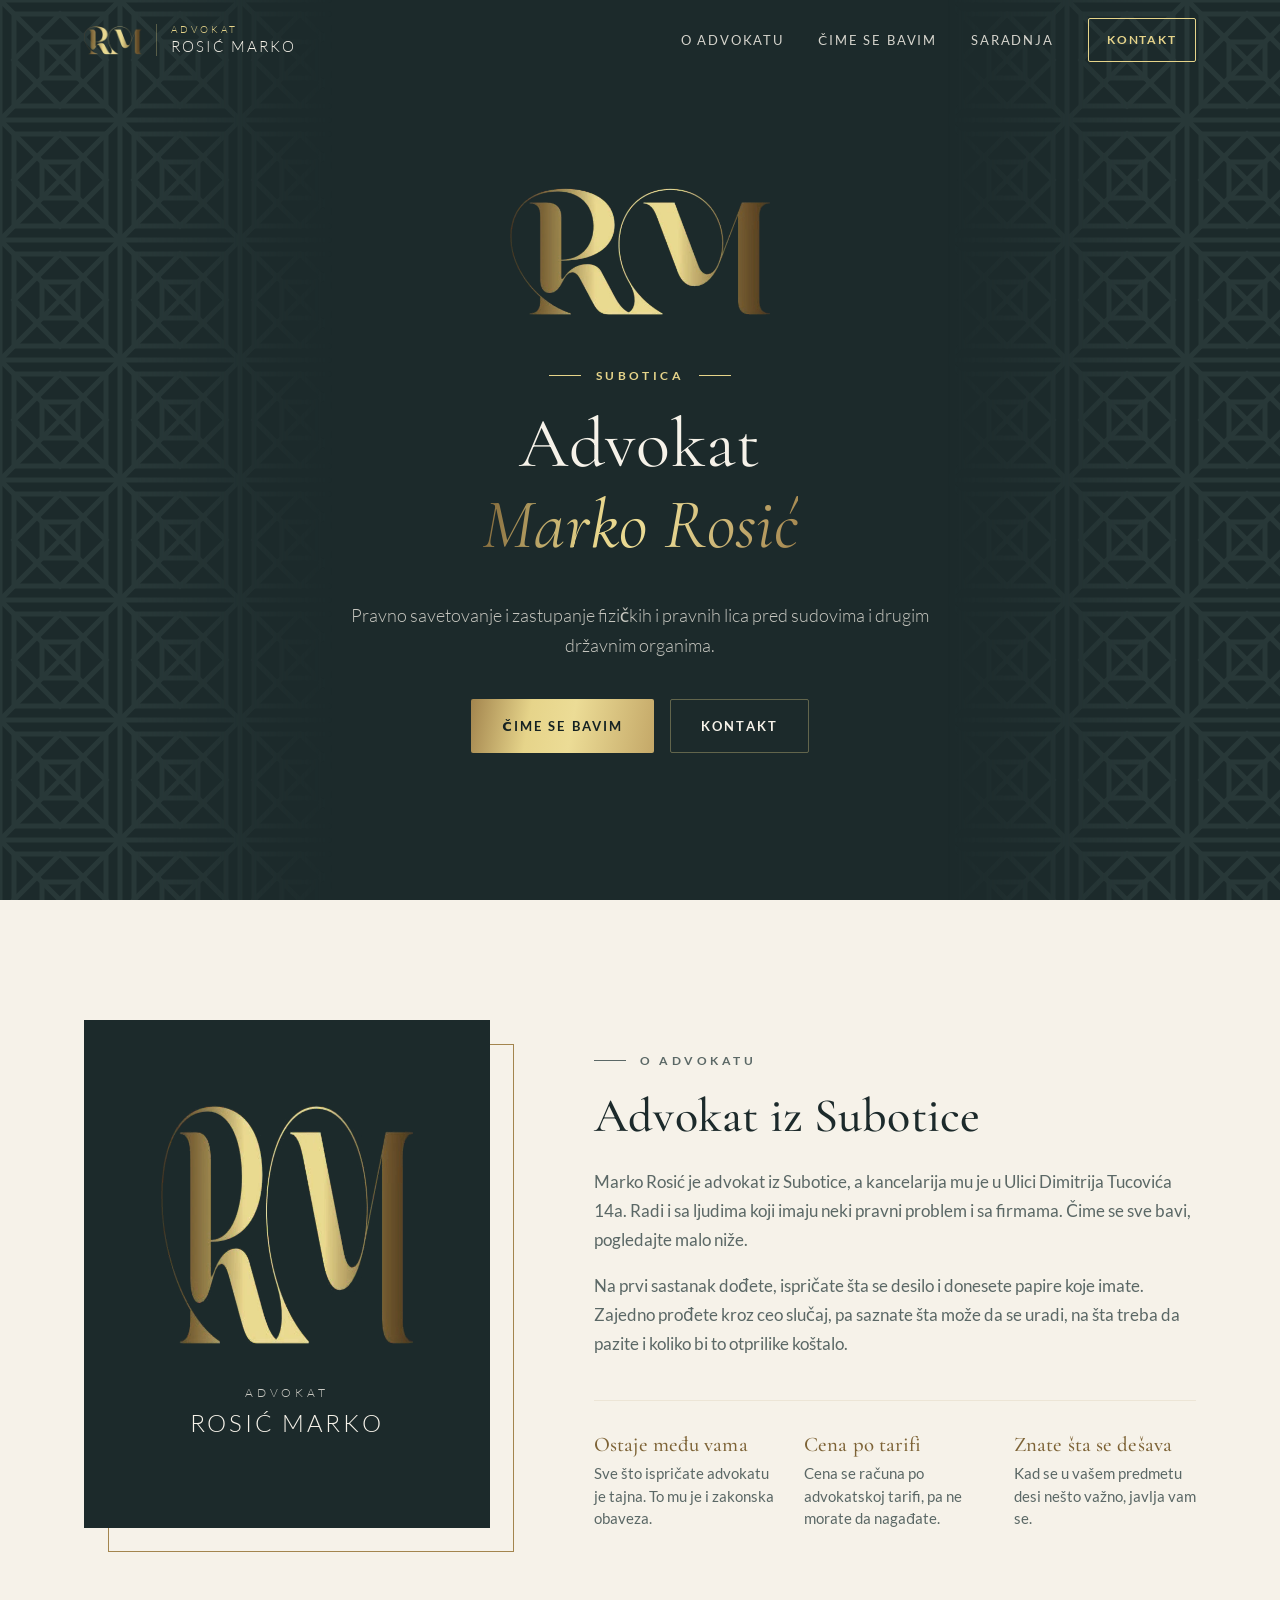
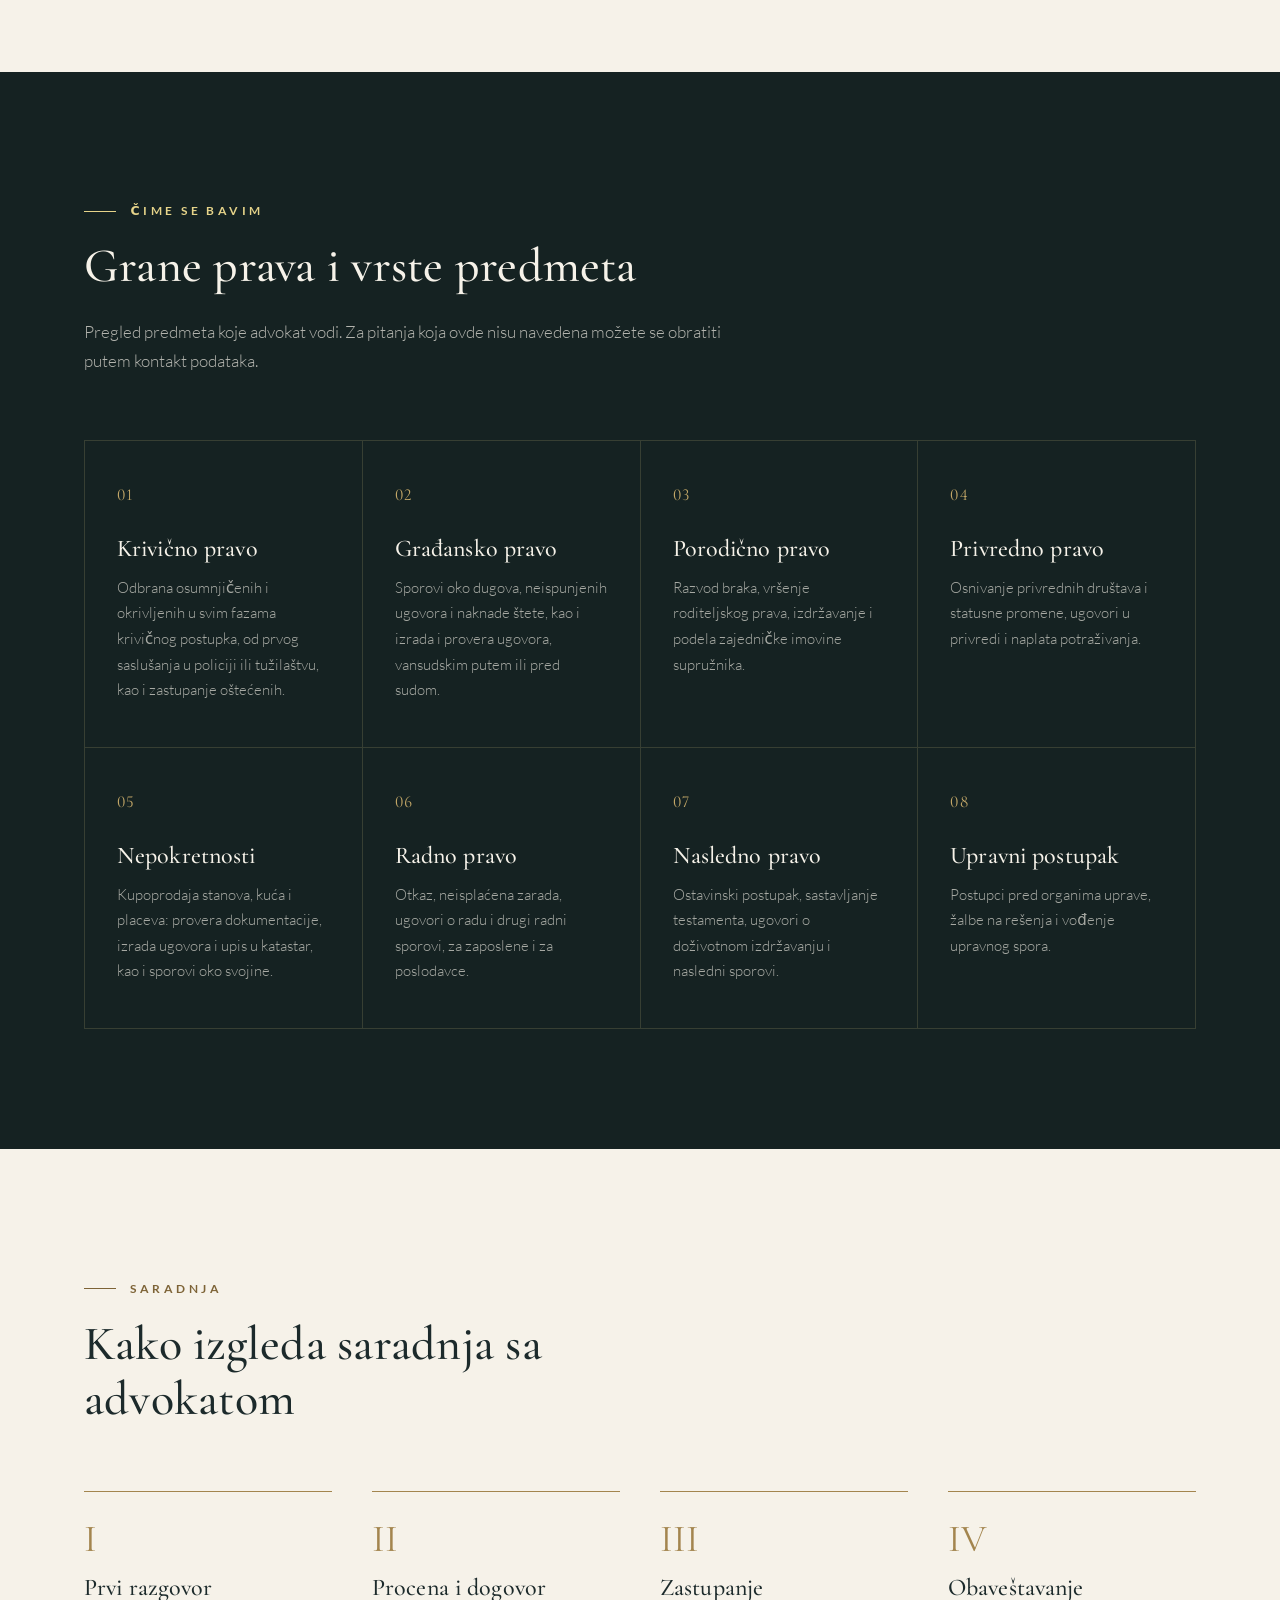
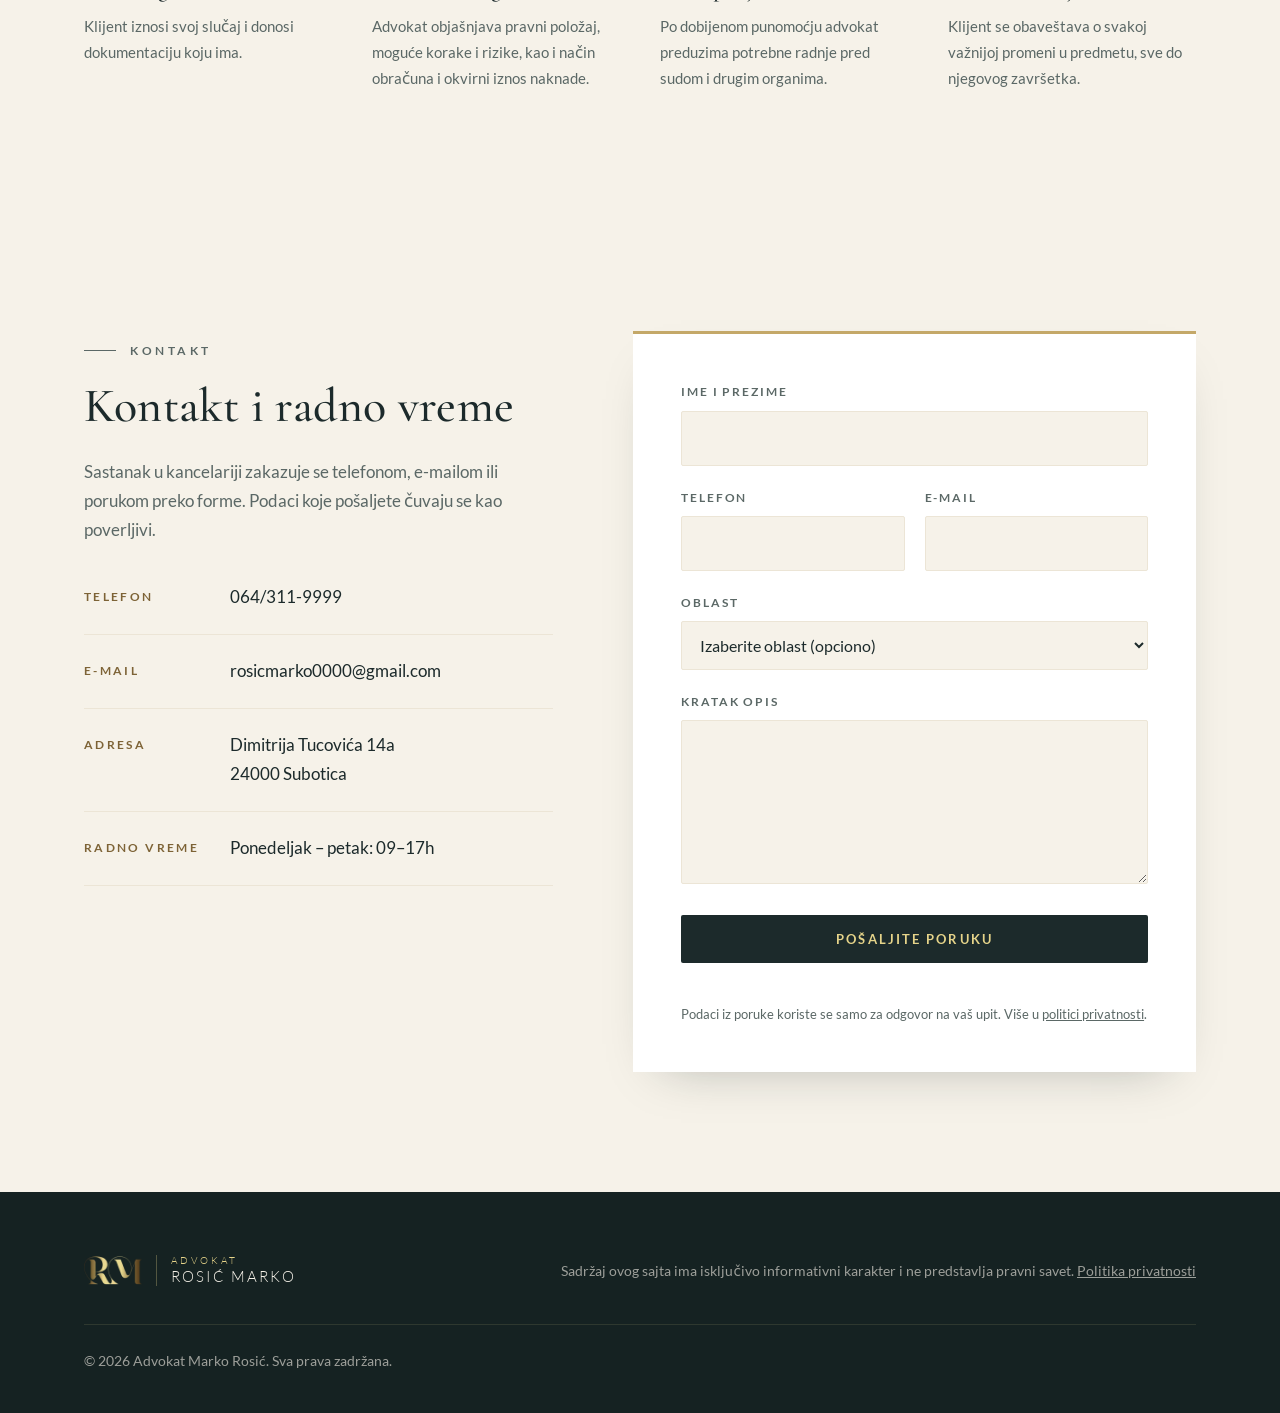
<file: index.html>
<!doctype html>
<html lang="sr-Latn">
<head>
  <meta charset="utf-8">
  <meta name="viewport" content="width=device-width, initial-scale=1">
  <title>Advokat Marko Rosić</title>
  <meta name="description" content="Advokat Marko Rosić, Subotica. Pravno savetovanje i zastupanje fizičkih i pravnih lica. Dimitrija Tucovića 14a, tel. 064/311-9999.">
  <meta name="theme-color" content="#1c2a2b">
  <link rel="canonical" href="https://sanel-osmancevic.github.io/advokat-rosic/">

  <!-- Ikonice -->
  <link rel="icon" href="favicon.ico" sizes="any">
  <link rel="icon" type="image/png" sizes="32x32" href="assets/favicon-32.png">
  <link rel="apple-touch-icon" href="assets/apple-touch-icon.png">
  <link rel="manifest" href="site.webmanifest">

  <!-- Prikaz linka u Viberu, WhatsApp-u, Facebook-u -->
  <meta property="og:type" content="website">
  <meta property="og:locale" content="sr_RS">
  <meta property="og:site_name" content="Advokat Marko Rosić">
  <meta property="og:title" content="Advokat Marko Rosić – Subotica">
  <meta property="og:description" content="Pravno savetovanje i zastupanje fizičkih i pravnih lica. Dimitrija Tucovića 14a, Subotica.">
  <meta property="og:url" content="https://sanel-osmancevic.github.io/advokat-rosic/">
  <meta property="og:image" content="https://sanel-osmancevic.github.io/advokat-rosic/assets/og-image.jpg">
  <meta property="og:image:width" content="1200">
  <meta property="og:image:height" content="630">
  <meta property="og:image:alt" content="Logo: Advokat Rosić Marko">
  <meta name="twitter:card" content="summary_large_image">

  <!-- Fontovi su na samom sajtu (assets/fonts), bez učitavanja sa Google servera -->
  <link rel="preload" href="assets/fonts/lato-400-latin.woff2" as="font" type="font/woff2" crossorigin>
  <link rel="preload" href="assets/fonts/cormorant-garamond-normal-latin.woff2" as="font" type="font/woff2" crossorigin>
  <link rel="stylesheet" href="styles.css?v=11">
  <!-- Podaci o kancelariji za Google -->
  <script type="application/ld+json">
  {
    "@context": "https://schema.org",
    "@type": "Attorney",
    "name": "Advokat Marko Rosić",
    "url": "https://sanel-osmancevic.github.io/advokat-rosic/",
    "image": "https://sanel-osmancevic.github.io/advokat-rosic/assets/og-image.jpg",
    "logo": "https://sanel-osmancevic.github.io/advokat-rosic/assets/icon-512.png",
    "telephone": "+381643119999",
    "email": "rosicmarko0000@gmail.com",
    "address": {
      "@type": "PostalAddress",
      "streetAddress": "Dimitrija Tucovića 14a",
      "postalCode": "24000",
      "addressLocality": "Subotica",
      "addressCountry": "RS"
    },
    "areaServed": { "@type": "City", "name": "Subotica" },
    "openingHoursSpecification": [{
      "@type": "OpeningHoursSpecification",
      "dayOfWeek": ["Monday", "Tuesday", "Wednesday", "Thursday", "Friday"],
      "opens": "09:00",
      "closes": "17:00"
    }],
    "knowsAbout": ["Krivično pravo", "Građansko pravo", "Porodično pravo", "Privredno pravo", "Nepokretnosti", "Radno pravo", "Nasledno pravo", "Upravni postupak"]
  }
  </script>
</head>
<body>
  <a class="skip-link" href="#main">Preskoči na sadržaj</a>

  <!-- Navigacija -->
  <header class="nav" id="nav">
    <div class="container nav__inner">
      <a href="#pocetna" class="nav__brand" aria-label="Advokat Marko Rosić – početna">
        <img src="assets/monogram-small.webp" alt="" width="58" height="29">
        <span class="nav__brand-text">
          <small>Advokat</small>
          Rosić Marko
        </span>
      </a>
      <button class="nav__toggle" id="navToggle" aria-label="Otvori meni" aria-expanded="false" aria-controls="navMenu">
        <span></span><span></span>
      </button>
      <nav class="nav__menu" id="navMenu">
        <a href="#o-advokatu">O advokatu</a>
        <a href="#cime-se-bavim">Čime se bavim</a>
        <a href="#saradnja">Saradnja</a>
        <a href="#kontakt" class="btn btn--outline btn--sm">Kontakt</a>
      </nav>
    </div>
  </header>

  <main id="main" tabindex="-1">

  <!-- Početni ekran -->
  <section class="hero" id="pocetna">
    <div class="hero__pattern hero__pattern--left" aria-hidden="true"></div>
    <div class="hero__pattern hero__pattern--right" aria-hidden="true"></div>
    <div class="container hero__inner">
      <img class="hero__logo" src="assets/monogram.webp" fetchpriority="high" alt="RM monogram" width="491" height="247">
      <p class="eyebrow">Subotica</p>
      <h1>Advokat<br><em>Marko Rosić</em></h1>
      <p class="hero__lead">Pravno savetovanje i zastupanje fizičkih i pravnih lica pred sudovima i drugim državnim organima.</p>
      <div class="hero__actions">
        <a href="#cime-se-bavim" class="btn btn--gold">Čime se bavim</a>
        <a href="#kontakt" class="btn btn--ghost">Kontakt</a>
      </div>
    </div>
  </section>

  <!-- O advokatu -->
  <section class="section section--light" id="o-advokatu">
    <div class="container about">
      <div class="about__visual" aria-hidden="true">
        <div class="about__frame">
          <img src="assets/monogram.webp" alt="" loading="lazy" width="491" height="247">
          <span>Advokat</span>
          <strong>Rosić Marko</strong>
        </div>
      </div>
      <div class="about__text">
        <p class="eyebrow eyebrow--dark">O advokatu</p>
        <h2>Advokat iz Subotice</h2>
        <p>Marko Rosić je advokat iz Subotice, a kancelarija mu je u Ulici Dimitrija Tucovića 14a. Radi i sa ljudima koji imaju neki pravni problem i sa firmama. Čime se sve bavi, pogledajte malo niže.</p>
        <!-- Ovde mogu da se dodaju osnovni podaci o školovanju, stručnom usavršavanju, objavljenim radovima i stranim jezicima (dozvoljeno pravilom 17.3 Kodeksa profesionalne etike advokata). -->
        <p>Na prvi sastanak dođete, ispričate šta se desilo i donesete papire koje imate. Zajedno prođete kroz ceo slučaj, pa saznate šta može da se uradi, na šta treba da pazite i koliko bi to otprilike koštalo.</p>
        <ul class="values">
          <li>
            <h3>Ostaje među vama</h3>
            <p>Sve što ispričate advokatu je tajna. To mu je i zakonska obaveza.</p>
          </li>
          <li>
            <h3>Cena po tarifi</h3>
            <p>Cena se računa po advokatskoj tarifi, pa ne morate da nagađate.</p>
          </li>
          <li>
            <h3>Znate šta se dešava</h3>
            <p>Kad se u vašem predmetu desi nešto važno, javlja vam se.</p>
          </li>
        </ul>
      </div>
    </div>
  </section>

  <!-- Čime se bavim -->
  <section class="section section--dark" id="cime-se-bavim">
    <div class="container">
      <div class="section__head">
        <p class="eyebrow">Čime se bavim</p>
        <h2>Grane prava i vrste predmeta</h2>
        <p>Pregled predmeta koje advokat vodi. Za pitanja koja ovde nisu navedena možete se obratiti putem kontakt podataka.</p>
      </div>

      <div class="practice">
        <article class="practice__item">
          <span class="practice__num">01</span>
          <h3>Krivično pravo</h3>
          <p>Odbrana osumnjičenih i okrivljenih u svim fazama krivičnog postupka, od prvog saslušanja u policiji ili tužilaštvu, kao i zastupanje oštećenih.</p>
        </article>
        <article class="practice__item">
          <span class="practice__num">02</span>
          <h3>Građansko pravo</h3>
          <p>Sporovi oko dugova, neispunjenih ugovora i naknade štete, kao i izrada i provera ugovora, vansudskim putem ili pred sudom.</p>
        </article>
        <article class="practice__item">
          <span class="practice__num">03</span>
          <h3>Porodično pravo</h3>
          <p>Razvod braka, vršenje roditeljskog prava, izdržavanje i podela zajedničke imovine supružnika.</p>
        </article>
        <article class="practice__item">
          <span class="practice__num">04</span>
          <h3>Privredno pravo</h3>
          <p>Osnivanje privrednih društava i statusne promene, ugovori u privredi i naplata potraživanja.</p>
        </article>
        <article class="practice__item">
          <span class="practice__num">05</span>
          <h3>Nepokretnosti</h3>
          <p>Kupoprodaja stanova, kuća i placeva: provera dokumentacije, izrada ugovora i upis u katastar, kao i sporovi oko svojine.</p>
        </article>
        <article class="practice__item">
          <span class="practice__num">06</span>
          <h3>Radno pravo</h3>
          <p>Otkaz, neisplaćena zarada, ugovori o radu i drugi radni sporovi, za zaposlene i za poslodavce.</p>
        </article>
        <article class="practice__item">
          <span class="practice__num">07</span>
          <h3>Nasledno pravo</h3>
          <p>Ostavinski postupak, sastavljanje testamenta, ugovori o doživotnom izdržavanju i nasledni sporovi.</p>
        </article>
        <article class="practice__item">
          <span class="practice__num">08</span>
          <h3>Upravni postupak</h3>
          <p>Postupci pred organima uprave, žalbe na rešenja i vođenje upravnog spora.</p>
        </article>
      </div>
    </div>
  </section>

  <!-- Saradnja -->
  <section class="section section--light" id="saradnja">
    <div class="container">
      <div class="section__head section__head--dark">
        <p class="eyebrow eyebrow--dark">Saradnja</p>
        <h2>Kako izgleda saradnja sa advokatom</h2>
      </div>
      <ol class="steps">
        <li>
          <span class="steps__num">I</span>
          <h3>Prvi razgovor</h3>
          <p>Klijent iznosi svoj slučaj i donosi dokumentaciju koju ima.</p>
        </li>
        <li>
          <span class="steps__num">II</span>
          <h3>Procena i dogovor</h3>
          <p>Advokat objašnjava pravni položaj, moguće korake i rizike, kao i način obračuna i okvirni iznos naknade.</p>
        </li>
        <li>
          <span class="steps__num">III</span>
          <h3>Zastupanje</h3>
          <p>Po dobijenom punomoćju advokat preduzima potrebne radnje pred sudom i drugim organima.</p>
        </li>
        <li>
          <span class="steps__num">IV</span>
          <h3>Obaveštavanje</h3>
          <p>Klijent se obaveštava o svakoj važnijoj promeni u predmetu, sve do njegovog završetka.</p>
        </li>
      </ol>
    </div>
  </section>

  <!-- Kontakt -->
  <section class="section section--light" id="kontakt">
    <div class="container contact">
      <div class="contact__info">
        <p class="eyebrow eyebrow--dark">Kontakt</p>
        <h2>Kontakt i radno vreme</h2>
        <p>Sastanak u kancelariji zakazuje se telefonom, e-mailom ili porukom preko forme. Podaci koje pošaljete čuvaju se kao poverljivi.</p>

        <dl class="contact__list">
          <div>
            <dt>Telefon</dt>
            <dd><a href="tel:+381643119999">064/311-9999</a></dd>
          </div>
          <div>
            <dt>E-mail</dt>
            <dd><a href="mailto:rosicmarko0000@gmail.com">rosicmarko0000@gmail.com</a></dd>
          </div>
          <div>
            <dt>Adresa</dt>
            <dd><a href="https://www.google.com/maps/search/?api=1&amp;query=Dimitrija+Tucovi%C4%87a+14a+24000+Subotica" target="_blank" rel="noopener">Dimitrija Tucovića 14a<br>24000 Subotica</a></dd>
          </div>
          <div>
            <dt>Radno vreme</dt>
            <dd>Ponedeljak – petak: 09–17h</dd>
          </div>
        </dl>
      </div>

      <form class="contact__form" id="contactForm" novalidate>
        <div class="field">
          <label for="ime">Ime i prezime</label>
          <input id="ime" name="ime" type="text" autocomplete="name" required>
        </div>
        <div class="field-row">
          <div class="field">
            <label for="telefon">Telefon</label>
            <input id="telefon" name="telefon" type="tel" autocomplete="tel">
          </div>
          <div class="field">
            <label for="email">E-mail</label>
            <input id="email" name="email" type="email" autocomplete="email" required>
          </div>
        </div>
        <div class="field">
          <label for="oblast">Oblast</label>
          <select id="oblast" name="oblast">
            <option value="">Izaberite oblast (opciono)</option>
            <option>Krivično pravo</option>
            <option>Građansko pravo</option>
            <option>Porodično pravo</option>
            <option>Privredno pravo</option>
            <option>Nepokretnosti</option>
            <option>Radno pravo</option>
            <option>Nasledno pravo</option>
            <option>Upravni postupak</option>
            <option>Drugo</option>
          </select>
        </div>
        <div class="field">
          <label for="poruka">Kratak opis</label>
          <textarea id="poruka" name="poruka" rows="5" maxlength="1500" required></textarea>
        </div>
        <button type="submit" class="btn btn--dark">Pošaljite poruku</button>
        <p class="form__note" id="formNote" role="status"></p>
        <p class="form__privacy">Podaci iz poruke koriste se samo za odgovor na vaš upit. Više u <a href="privatnost.html">politici privatnosti</a>.</p>
      </form>
    </div>
  </section>

  </main>

  <!-- Footer -->
  <footer class="footer">
    <div class="container footer__inner">
      <a href="#pocetna" class="nav__brand">
        <img src="assets/monogram-small.webp" alt="" width="58" height="29">
        <span class="nav__brand-text">
          <small>Advokat</small>
          Rosić Marko
        </span>
      </a>
      <p class="footer__note">Sadržaj ovog sajta ima isključivo informativni karakter i ne predstavlja pravni savet. <a href="privatnost.html">Politika privatnosti</a></p>
      <p class="footer__copy">© <span id="year">2026</span> Advokat Marko Rosić. Sva prava zadržana.</p>
    </div>
  </footer>

  <!-- Dugme za poziv (samo na telefonu) -->
  <a href="tel:+381643119999" class="call-btn" id="callBtn" aria-label="Poziv: 064/311-9999" title="064/311-9999">
    <svg viewBox="0 0 24 24" width="26" height="26" aria-hidden="true" focusable="false">
      <path fill="currentColor" d="M6.62 10.79a15.05 15.05 0 0 0 6.59 6.59l2.2-2.2a1 1 0 0 1 1.02-.24 11.4 11.4 0 0 0 3.57.57 1 1 0 0 1 1 1V20a1 1 0 0 1-1 1A17 17 0 0 1 3 4a1 1 0 0 1 1-1h3.5a1 1 0 0 1 1 1c0 1.25.2 2.45.57 3.57a1 1 0 0 1-.25 1.02l-2.2 2.2Z"/>
    </svg>
  </a>

  <script src="script.js?v=6"></script>
</body>
</html>
</file>
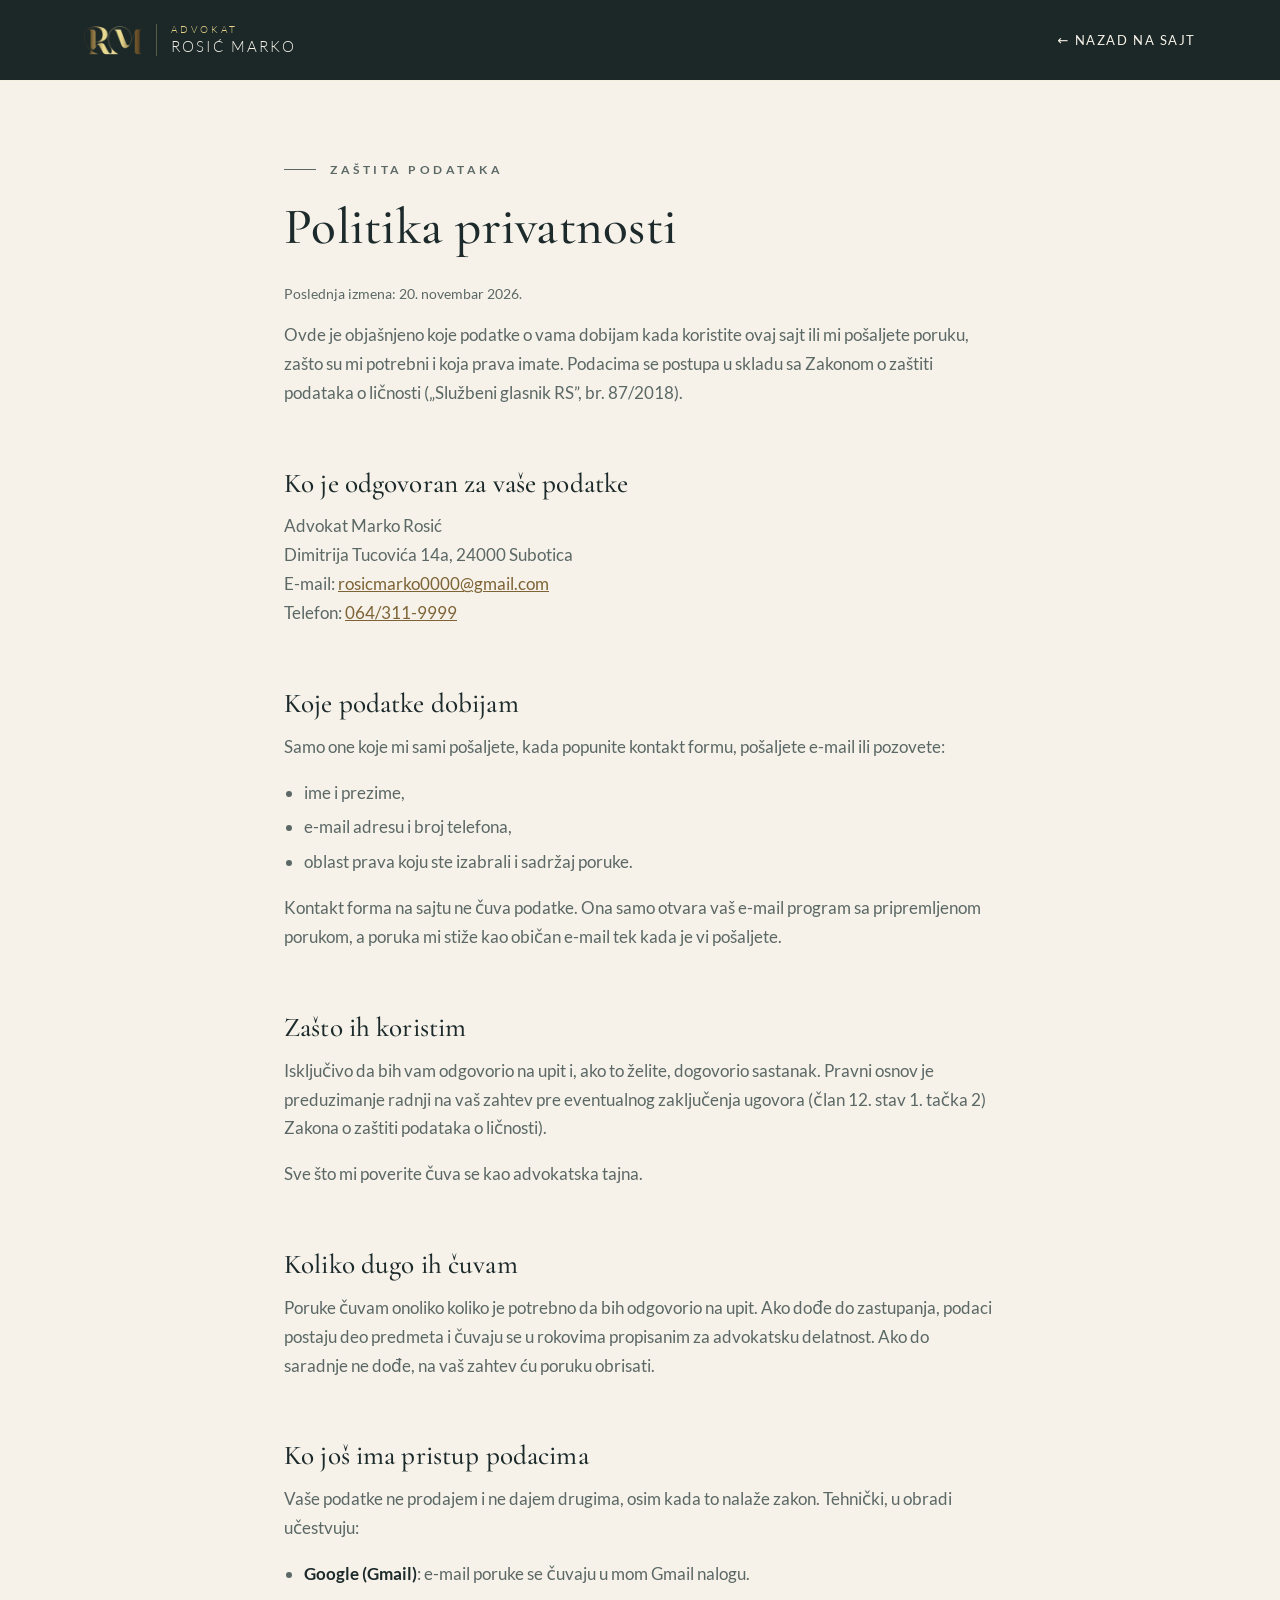
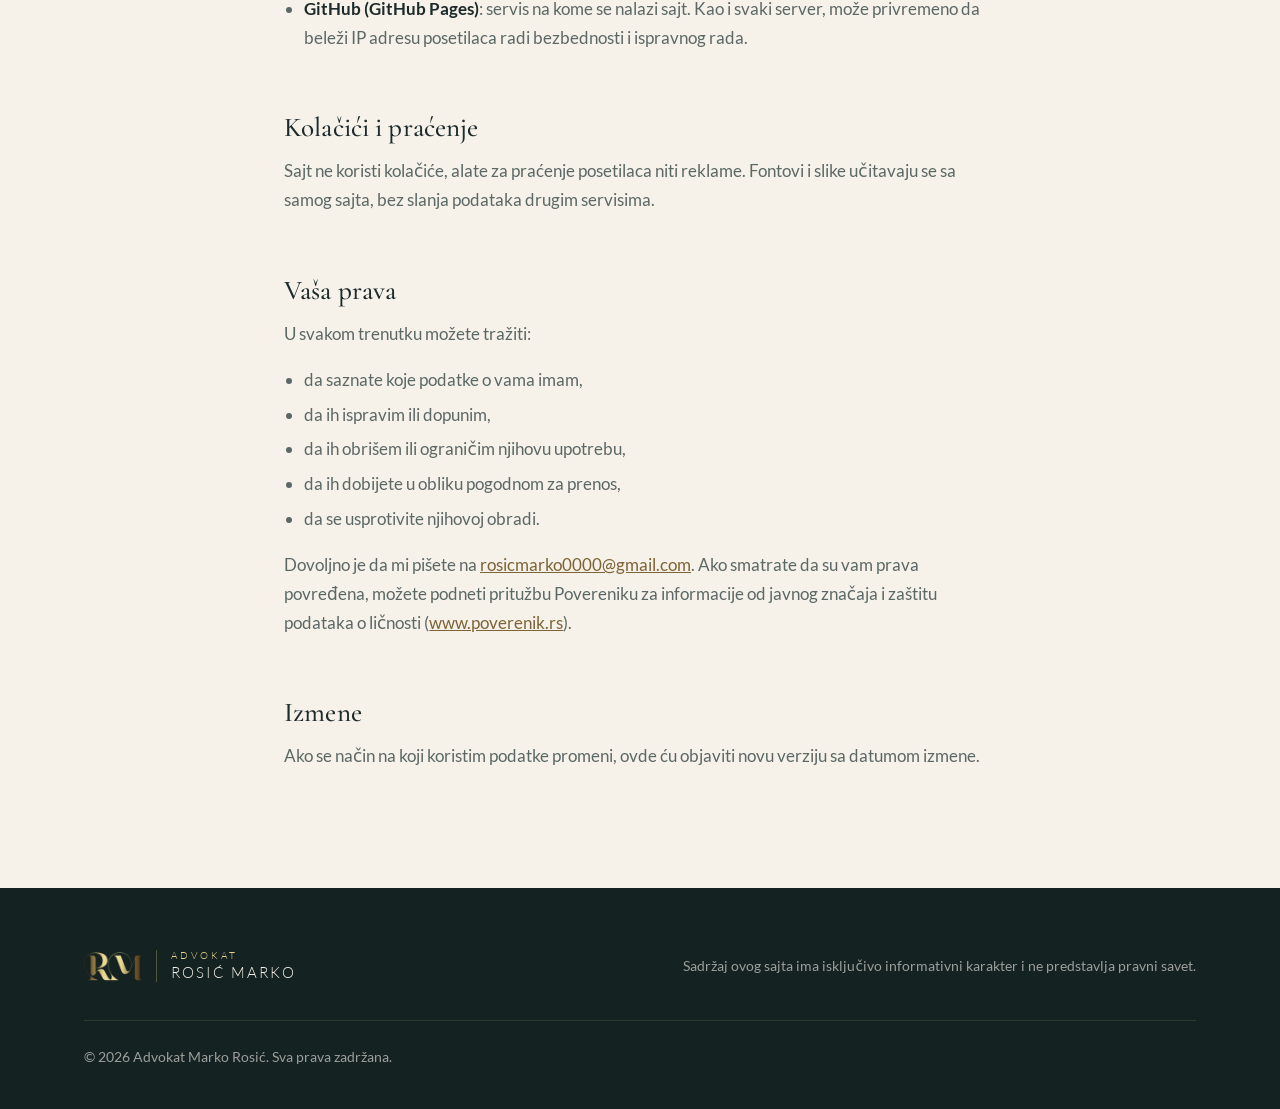
<file: privatnost.html>
<!doctype html>
<html lang="sr-Latn">
<head>
  <meta charset="utf-8">
  <meta name="viewport" content="width=device-width, initial-scale=1">
  <title>Politika privatnosti – Advokat Marko Rosić</title>
  <meta name="description" content="Kako advokat Marko Rosić prikuplja i koristi podatke o ličnosti posetilaca sajta.">
  <meta name="theme-color" content="#1c2a2b">
  <link rel="canonical" href="https://sanel-osmancevic.github.io/advokat-rosic/privatnost.html">
  <link rel="icon" href="favicon.ico" sizes="any">
  <link rel="icon" type="image/png" sizes="32x32" href="assets/favicon-32.png">
  <link rel="apple-touch-icon" href="assets/apple-touch-icon.png">
  <link rel="manifest" href="site.webmanifest">
  <link rel="preload" href="assets/fonts/lato-400-latin.woff2" as="font" type="font/woff2" crossorigin>
  <link rel="stylesheet" href="styles.css?v=11">
</head>
<body>
  <a class="skip-link" href="#main">Preskoči na sadržaj</a>

  <header class="nav is-scrolled">
    <div class="container nav__inner">
      <a href="./" class="nav__brand" aria-label="Advokat Marko Rosić – početna">
        <img src="assets/monogram-small.webp" alt="" width="58" height="29">
        <span class="nav__brand-text">
          <small>Advokat</small>
          Rosić Marko
        </span>
      </a>
      <a href="./" class="nav__back">← Nazad na sajt</a>
    </div>
  </header>

  <!--
    NAPOMENA: Ovaj tekst je opšti nacrt. Marko treba da ga pročita i potvrdi pre objave.
    Kada forma pređe na Web3Forms, dopuniti odeljak „Ko još ima pristup podacima”.
  -->
  <main id="main" tabindex="-1" class="legal">
    <div class="container legal__inner">
      <p class="eyebrow eyebrow--dark">Zaštita podataka</p>
      <h1>Politika privatnosti</h1>
      <p class="legal__date">Poslednja izmena: 20. novembar 2026.</p>

      <p>Ovde je objašnjeno koje podatke o vama dobijam kada koristite ovaj sajt ili mi pošaljete poruku, zašto su mi potrebni i koja prava imate. Podacima se postupa u skladu sa Zakonom o zaštiti podataka o ličnosti („Službeni glasnik RS”, br. 87/2018).</p>

      <h2>Ko je odgovoran za vaše podatke</h2>
      <p>Advokat Marko Rosić<br>
        Dimitrija Tucovića 14a, 24000 Subotica<br>
        E-mail: <a href="mailto:rosicmarko0000@gmail.com">rosicmarko0000@gmail.com</a><br>
        Telefon: <a href="tel:+381643119999">064/311-9999</a></p>

      <h2>Koje podatke dobijam</h2>
      <p>Samo one koje mi sami pošaljete, kada popunite kontakt formu, pošaljete e-mail ili pozovete:</p>
      <ul>
        <li>ime i prezime,</li>
        <li>e-mail adresu i broj telefona,</li>
        <li>oblast prava koju ste izabrali i sadržaj poruke.</li>
      </ul>
      <p>Kontakt forma na sajtu ne čuva podatke. Ona samo otvara vaš e-mail program sa pripremljenom porukom, a poruka mi stiže kao običan e-mail tek kada je vi pošaljete.</p>

      <h2>Zašto ih koristim</h2>
      <p>Isključivo da bih vam odgovorio na upit i, ako to želite, dogovorio sastanak. Pravni osnov je preduzimanje radnji na vaš zahtev pre eventualnog zaključenja ugovora (član 12. stav 1. tačka 2) Zakona o zaštiti podataka o ličnosti).</p>
      <p>Sve što mi poverite čuva se kao advokatska tajna.</p>

      <h2>Koliko dugo ih čuvam</h2>
      <p>Poruke čuvam onoliko koliko je potrebno da bih odgovorio na upit. Ako dođe do zastupanja, podaci postaju deo predmeta i čuvaju se u rokovima propisanim za advokatsku delatnost. Ako do saradnje ne dođe, na vaš zahtev ću poruku obrisati.</p>

      <h2>Ko još ima pristup podacima</h2>
      <p>Vaše podatke ne prodajem i ne dajem drugima, osim kada to nalaže zakon. Tehnički, u obradi učestvuju:</p>
      <ul>
        <li><strong>Google (Gmail)</strong>: e-mail poruke se čuvaju u mom Gmail nalogu.</li>
        <li><strong>GitHub (GitHub Pages)</strong>: servis na kome se nalazi sajt. Kao i svaki server, može privremeno da beleži IP adresu posetilaca radi bezbednosti i ispravnog rada.</li>
      </ul>

      <h2>Kolačići i praćenje</h2>
      <p>Sajt ne koristi kolačiće, alate za praćenje posetilaca niti reklame. Fontovi i slike učitavaju se sa samog sajta, bez slanja podataka drugim servisima.</p>

      <h2>Vaša prava</h2>
      <p>U svakom trenutku možete tražiti:</p>
      <ul>
        <li>da saznate koje podatke o vama imam,</li>
        <li>da ih ispravim ili dopunim,</li>
        <li>da ih obrišem ili ograničim njihovu upotrebu,</li>
        <li>da ih dobijete u obliku pogodnom za prenos,</li>
        <li>da se usprotivite njihovoj obradi.</li>
      </ul>
      <p>Dovoljno je da mi pišete na <a href="mailto:rosicmarko0000@gmail.com">rosicmarko0000@gmail.com</a>. Ako smatrate da su vam prava povređena, možete podneti pritužbu Povereniku za informacije od javnog značaja i zaštitu podataka o ličnosti (<a href="https://www.poverenik.rs" target="_blank" rel="noopener">www.poverenik.rs</a>).</p>

      <h2>Izmene</h2>
      <p>Ako se način na koji koristim podatke promeni, ovde ću objaviti novu verziju sa datumom izmene.</p>
    </div>
  </main>

  <footer class="footer">
    <div class="container footer__inner">
      <a href="./" class="nav__brand">
        <img src="assets/monogram-small.webp" alt="" width="58" height="29">
        <span class="nav__brand-text">
          <small>Advokat</small>
          Rosić Marko
        </span>
      </a>
      <p class="footer__note">Sadržaj ovog sajta ima isključivo informativni karakter i ne predstavlja pravni savet.</p>
      <p class="footer__copy">© 2026 Advokat Marko Rosić. Sva prava zadržana.</p>
    </div>
  </footer>
</body>
</html>
</file>
<file: styles.css>
/* ---------- Fontovi (lokalno, bez Google servera) ---------- */
/* latin-ext */
@font-face {
  font-family: 'Cormorant Garamond';
  font-style: italic;
  font-weight: 400;
  font-display: swap;
  src: url("assets/fonts/cormorant-garamond-italic-latin-ext.woff2") format('woff2');
  unicode-range: U+0100-02BA, U+02BD-02C5, U+02C7-02CC, U+02CE-02D7, U+02DD-02FF, U+0304, U+0308, U+0329, U+1D00-1DBF, U+1E00-1E9F, U+1EF2-1EFF, U+2020, U+20A0-20AB, U+20AD-20C4, U+2113, U+2C60-2C7F, U+A720-A7FF;
}
/* latin */
@font-face {
  font-family: 'Cormorant Garamond';
  font-style: italic;
  font-weight: 400;
  font-display: swap;
  src: url("assets/fonts/cormorant-garamond-italic-latin.woff2") format('woff2');
  unicode-range: U+0000-00FF, U+0131, U+0152-0153, U+02BB-02BC, U+02C6, U+02DA, U+02DC, U+0304, U+0308, U+0329, U+2000-206F, U+20AC, U+2122, U+2191, U+2193, U+2212, U+2215, U+FEFF, U+FFFD;
}
/* latin-ext */
@font-face {
  font-family: 'Cormorant Garamond';
  font-style: normal;
  font-weight: 400;
  font-display: swap;
  src: url("assets/fonts/cormorant-garamond-normal-latin-ext.woff2") format('woff2');
  unicode-range: U+0100-02BA, U+02BD-02C5, U+02C7-02CC, U+02CE-02D7, U+02DD-02FF, U+0304, U+0308, U+0329, U+1D00-1DBF, U+1E00-1E9F, U+1EF2-1EFF, U+2020, U+20A0-20AB, U+20AD-20C4, U+2113, U+2C60-2C7F, U+A720-A7FF;
}
/* latin */
@font-face {
  font-family: 'Cormorant Garamond';
  font-style: normal;
  font-weight: 400;
  font-display: swap;
  src: url("assets/fonts/cormorant-garamond-normal-latin.woff2") format('woff2');
  unicode-range: U+0000-00FF, U+0131, U+0152-0153, U+02BB-02BC, U+02C6, U+02DA, U+02DC, U+0304, U+0308, U+0329, U+2000-206F, U+20AC, U+2122, U+2191, U+2193, U+2212, U+2215, U+FEFF, U+FFFD;
}
/* latin-ext */
@font-face {
  font-family: 'Cormorant Garamond';
  font-style: normal;
  font-weight: 500;
  font-display: swap;
  src: url("assets/fonts/cormorant-garamond-normal-latin-ext.woff2") format('woff2');
  unicode-range: U+0100-02BA, U+02BD-02C5, U+02C7-02CC, U+02CE-02D7, U+02DD-02FF, U+0304, U+0308, U+0329, U+1D00-1DBF, U+1E00-1E9F, U+1EF2-1EFF, U+2020, U+20A0-20AB, U+20AD-20C4, U+2113, U+2C60-2C7F, U+A720-A7FF;
}
/* latin */
@font-face {
  font-family: 'Cormorant Garamond';
  font-style: normal;
  font-weight: 500;
  font-display: swap;
  src: url("assets/fonts/cormorant-garamond-normal-latin.woff2") format('woff2');
  unicode-range: U+0000-00FF, U+0131, U+0152-0153, U+02BB-02BC, U+02C6, U+02DA, U+02DC, U+0304, U+0308, U+0329, U+2000-206F, U+20AC, U+2122, U+2191, U+2193, U+2212, U+2215, U+FEFF, U+FFFD;
}
/* latin-ext */
@font-face {
  font-family: 'Lato';
  font-style: normal;
  font-weight: 300;
  font-display: swap;
  src: url("assets/fonts/lato-300-latin-ext.woff2") format('woff2');
  unicode-range: U+0100-02BA, U+02BD-02C5, U+02C7-02CC, U+02CE-02D7, U+02DD-02FF, U+0304, U+0308, U+0329, U+1D00-1DBF, U+1E00-1E9F, U+1EF2-1EFF, U+2020, U+20A0-20AB, U+20AD-20C4, U+2113, U+2C60-2C7F, U+A720-A7FF;
}
/* latin */
@font-face {
  font-family: 'Lato';
  font-style: normal;
  font-weight: 300;
  font-display: swap;
  src: url("assets/fonts/lato-300-latin.woff2") format('woff2');
  unicode-range: U+0000-00FF, U+0131, U+0152-0153, U+02BB-02BC, U+02C6, U+02DA, U+02DC, U+0304, U+0308, U+0329, U+2000-206F, U+20AC, U+2122, U+2191, U+2193, U+2212, U+2215, U+FEFF, U+FFFD;
}
/* latin-ext */
@font-face {
  font-family: 'Lato';
  font-style: normal;
  font-weight: 400;
  font-display: swap;
  src: url("assets/fonts/lato-400-latin-ext.woff2") format('woff2');
  unicode-range: U+0100-02BA, U+02BD-02C5, U+02C7-02CC, U+02CE-02D7, U+02DD-02FF, U+0304, U+0308, U+0329, U+1D00-1DBF, U+1E00-1E9F, U+1EF2-1EFF, U+2020, U+20A0-20AB, U+20AD-20C4, U+2113, U+2C60-2C7F, U+A720-A7FF;
}
/* latin */
@font-face {
  font-family: 'Lato';
  font-style: normal;
  font-weight: 400;
  font-display: swap;
  src: url("assets/fonts/lato-400-latin.woff2") format('woff2');
  unicode-range: U+0000-00FF, U+0131, U+0152-0153, U+02BB-02BC, U+02C6, U+02DA, U+02DC, U+0304, U+0308, U+0329, U+2000-206F, U+20AC, U+2122, U+2191, U+2193, U+2212, U+2215, U+FEFF, U+FFFD;
}
/* latin-ext */
@font-face {
  font-family: 'Lato';
  font-style: normal;
  font-weight: 700;
  font-display: swap;
  src: url("assets/fonts/lato-700-latin-ext.woff2") format('woff2');
  unicode-range: U+0100-02BA, U+02BD-02C5, U+02C7-02CC, U+02CE-02D7, U+02DD-02FF, U+0304, U+0308, U+0329, U+1D00-1DBF, U+1E00-1E9F, U+1EF2-1EFF, U+2020, U+20A0-20AB, U+20AD-20C4, U+2113, U+2C60-2C7F, U+A720-A7FF;
}
/* latin */
@font-face {
  font-family: 'Lato';
  font-style: normal;
  font-weight: 700;
  font-display: swap;
  src: url("assets/fonts/lato-700-latin.woff2") format('woff2');
  unicode-range: U+0000-00FF, U+0131, U+0152-0153, U+02BB-02BC, U+02C6, U+02DA, U+02DC, U+0304, U+0308, U+0329, U+2000-206F, U+20AC, U+2122, U+2191, U+2193, U+2212, U+2215, U+FEFF, U+FFFD;
}

/* ==========================================================
   Advokat Marko Rosić – boje preuzete iz logoa
   ========================================================== */
:root {
  --green-900: #152222;
  --green-800: #1c2a2b;   /* pozadina logoa */
  --green-700: #2a3a3a;   /* linije šare */
  --green-600: #364847;
  --gold-300:  #ecdc96;
  --gold-400:  #e6d48a;   /* svetlo zlato */
  --gold-500:  #c4a868;
  --gold-600:  #a3854e;
  --gold-700:  #7d6336;   /* tamno zlato */
  --cream:     #f6f2e9;
  --cream-200: #ece5d6;
  --ink:       #1c2a2b;
  --muted:     #5b6866;
  --white:     #ffffff;

  --gold-gradient: linear-gradient(100deg, var(--gold-700) 0%, var(--gold-400) 35%, var(--gold-300) 55%, var(--gold-600) 100%);

  --serif: "Cormorant Garamond", Georgia, "Times New Roman", serif;
  --sans: "Lato", "Segoe UI", system-ui, sans-serif;

  --container: 1160px;
  --radius: 2px;
}

*, *::before, *::after { box-sizing: border-box; }

html { scroll-behavior: smooth; scroll-padding-top: 84px; }

body {
  margin: 0;
  font-family: var(--sans);
  font-weight: 400;
  font-size: 17px;
  line-height: 1.7;
  color: var(--ink);
  background: var(--cream);
  -webkit-font-smoothing: antialiased;
}

img { max-width: 100%; display: block; }
a { color: inherit; }

h1, h2, h3 {
  font-family: var(--serif);
  font-weight: 500;
  line-height: 1.15;
  margin: 0 0 .5em;
  letter-spacing: .005em;
}
h1 { font-size: clamp(2.6rem, 6vw, 4.4rem); }
h2 { font-size: clamp(2rem, 4vw, 3rem); }
h3 { font-size: 1.5rem; }
p  { margin: 0 0 1em; }

.container {
  width: 100%;
  max-width: var(--container);
  margin: 0 auto;
  padding: 0 24px;
}

.eyebrow {
  font-family: var(--sans);
  font-size: .78rem;
  font-weight: 700;
  letter-spacing: .28em;
  text-transform: uppercase;
  color: var(--gold-400);
  margin-bottom: 1.1rem;
  display: inline-flex;
  align-items: center;
  gap: .9rem;
}
.eyebrow::before {
  content: "";
  width: 32px;
  height: 1px;
  background: currentColor;
}
.eyebrow--dark { color: var(--gold-700); }

/* ---------- Dugmad ---------- */
.btn {
  display: inline-flex;
  align-items: center;
  justify-content: center;
  padding: 15px 30px;
  font-family: var(--sans);
  font-size: .82rem;
  font-weight: 700;
  letter-spacing: .16em;
  text-transform: uppercase;
  text-decoration: none;
  border: 1px solid transparent;
  border-radius: var(--radius);
  cursor: pointer;
  transition: background-color .25s ease, color .25s ease, border-color .25s ease;
}
.btn--sm { padding: 10px 18px; font-size: .74rem; }
.btn--gold {
  background: var(--gold-gradient);
  color: var(--green-900);
  border: none;
  padding: 16px 31px;
}
.btn--gold:hover { filter: brightness(1.06); }
.btn--ghost {
  color: var(--cream);
  border-color: rgba(230, 212, 138, .35);
}
.btn--ghost:hover { border-color: var(--gold-400); color: var(--gold-400); }
.btn--outline {
  color: var(--gold-400);
  border-color: var(--gold-400);
}
.btn--outline:hover { background: var(--gold-400); color: var(--green-900); }
.btn--dark {
  background: var(--green-800);
  color: var(--gold-400);
}
.btn--dark:hover { background: var(--green-900); }

/* ---------- Navigacija ---------- */
.nav {
  position: fixed;
  inset: 0 0 auto 0;
  z-index: 50;
  background: transparent;
  transition: background-color .3s ease, box-shadow .3s ease;
}
.nav.is-scrolled {
  background: rgba(21, 34, 34, .97);
  box-shadow: 0 1px 0 rgba(230, 212, 138, .12);
}
.nav__inner {
  display: flex;
  align-items: center;
  justify-content: space-between;
  height: 80px;
}
.nav__brand {
  display: flex;
  align-items: center;
  gap: 14px;
  text-decoration: none;
  color: var(--cream);
}
.nav__brand img { width: 58px; height: auto; }
.nav__brand-text {
  display: flex;
  flex-direction: column;
  font-size: .95rem;
  font-weight: 300;
  letter-spacing: .14em;
  text-transform: uppercase;
  line-height: 1.25;
  padding-left: 14px;
  border-left: 1px solid rgba(230, 212, 138, .3);
}
.nav__brand-text small {
  font-size: .62rem;
  letter-spacing: .3em;
  color: var(--gold-400);
}
.nav__menu {
  display: flex;
  align-items: center;
  gap: 34px;
}
.nav__menu a:not(.btn) {
  color: var(--cream);
  text-decoration: none;
  font-size: .82rem;
  letter-spacing: .14em;
  text-transform: uppercase;
  opacity: .85;
  transition: color .2s ease, opacity .2s ease;
}
.nav__menu a:not(.btn):hover { color: var(--gold-400); opacity: 1; }

.nav__toggle {
  display: none;
  width: 44px;
  height: 44px;
  background: none;
  border: 0;
  cursor: pointer;
  position: relative;
}
.nav__toggle span {
  position: absolute;
  left: 10px;
  right: 10px;
  height: 1px;
  background: var(--gold-400);
  transition: transform .25s ease, top .25s ease;
}
.nav__toggle span:first-child { top: 17px; }
.nav__toggle span:last-child  { top: 26px; }
.nav__toggle[aria-expanded="true"] span:first-child { top: 22px; transform: rotate(45deg); }
.nav__toggle[aria-expanded="true"] span:last-child  { top: 22px; transform: rotate(-45deg); }

/* ---------- Hero ---------- */
.hero {
  position: relative;
  min-height: 100vh;
  min-height: 100svh;
  display: flex;
  align-items: center;
  background: var(--green-800);
  color: var(--cream);
  overflow: hidden;
  padding: 130px 0 90px;
}
/* geometrijska šara iz logoa */
.hero__pattern {
  position: absolute;
  top: 0;
  bottom: 0;
  width: 26%;
  background-image: url("data:image/svg+xml,%3Csvg xmlns='http://www.w3.org/2000/svg' width='120' height='120' viewBox='0 0 120 120'%3E%3Cg fill='none' stroke='%232a3a3a' stroke-width='5'%3E%3Crect x='0' y='0' width='120' height='120'/%3E%3Crect x='14' y='14' width='92' height='92'/%3E%3Cpath d='M0 0L120 120M120 0L0 120'/%3E%3Cpath d='M14 60L60 14L106 60L60 106Z'/%3E%3Crect x='42' y='42' width='36' height='36'/%3E%3C/g%3E%3C/svg%3E");
  background-size: 120px 120px;
  opacity: .9;
}
.hero__pattern--left  { left: 0;  mask-image: linear-gradient(90deg, #000 40%, transparent); -webkit-mask-image: linear-gradient(90deg, #000 40%, transparent); }
.hero__pattern--right { right: 0; mask-image: linear-gradient(270deg, #000 40%, transparent); -webkit-mask-image: linear-gradient(270deg, #000 40%, transparent); }

.hero__inner {
  position: relative;
  text-align: center;
  max-width: 820px;
}
.hero__logo {
  width: min(260px, 60vw);
  height: auto;
  margin: 0 auto 2.4rem;
}
.hero .eyebrow::after {
  content: "";
  width: 32px;
  height: 1px;
  background: currentColor;
}
.hero h1 {
  font-weight: 400;
  color: var(--cream);
}
.hero h1 em {
  font-style: italic;
  background: var(--gold-gradient);
  -webkit-background-clip: text;
  background-clip: text;
  color: transparent;
}
.hero__lead {
  max-width: 620px;
  margin: 1.4rem auto 2.4rem;
  font-weight: 300;
  font-size: 1.1rem;
  color: rgba(246, 242, 233, .78);
}
.hero__actions {
  display: flex;
  gap: 16px;
  justify-content: center;
  flex-wrap: wrap;
}

/* ---------- Sekcije ---------- */
.section { padding: 120px 0; }
.section--light { background: var(--cream); }
.section--dark  { background: var(--green-900); color: var(--cream); }

.section__head {
  max-width: 640px;
  margin-bottom: 64px;
}
.section__head p:not(.eyebrow) { color: rgba(246, 242, 233, .7); font-weight: 300; }
.section__head--dark p:not(.eyebrow) { color: var(--muted); }

/* ---------- O kancelariji ---------- */
.about {
  display: grid;
  grid-template-columns: 5fr 7fr;
  gap: 80px;
  align-items: center;
}
.about__visual {
  position: relative;
  padding: 0 24px 24px 0;
}
.about__visual::before {
  content: "";
  position: absolute;
  inset: 24px 0 0 24px;
  border: 1px solid var(--gold-600);
}
.about__frame {
  position: relative;
  aspect-ratio: 4 / 5;
  background: var(--green-800);
  display: flex;
  flex-direction: column;
  align-items: center;
  justify-content: center;
  color: var(--cream);
  text-align: center;
}
.about__frame img { width: 62%; margin-bottom: 2rem; }
.about__frame span {
  font-size: .78rem;
  letter-spacing: .32em;
  text-transform: uppercase;
  color: var(--cream);
  opacity: .8;
  font-weight: 300;
}
.about__frame strong {
  font-weight: 300;
  font-size: 1.5rem;
  letter-spacing: .12em;
  text-transform: uppercase;
}
.about__text > p { color: var(--muted); }

.values {
  list-style: none;
  padding: 0;
  margin: 2.6rem 0 0;
  display: grid;
  grid-template-columns: repeat(3, 1fr);
  gap: 28px;
  border-top: 1px solid var(--cream-200);
  padding-top: 2rem;
}
.values h3 {
  font-size: 1.3rem;
  margin-bottom: .3rem;
  color: var(--gold-700);
}
.values p { font-size: .92rem; color: var(--muted); margin: 0; line-height: 1.55; }

/* ---------- Oblasti prakse ---------- */
.practice {
  display: grid;
  grid-template-columns: repeat(4, 1fr);
  border-top: 1px solid rgba(230, 212, 138, .16);
  border-left: 1px solid rgba(230, 212, 138, .16);
}
.practice__item {
  padding: 40px 32px 44px;
  border-right: 1px solid rgba(230, 212, 138, .16);
  border-bottom: 1px solid rgba(230, 212, 138, .16);
  transition: background-color .3s ease;
}
.practice__item:hover { background: rgba(230, 212, 138, .04); }
.practice__num {
  display: block;
  font-family: var(--serif);
  font-size: 1.05rem;
  font-variant-numeric: lining-nums;
  letter-spacing: .08em;
  color: var(--gold-500);
  margin-bottom: 1.6rem;
}
.practice__item h3 { color: var(--cream); }
.practice__item p {
  font-size: .94rem;
  color: rgba(246, 242, 233, .65);
  font-weight: 300;
  margin: 0;
}

/* ---------- Pristup ---------- */
.steps {
  list-style: none;
  margin: 0;
  padding: 0;
  display: grid;
  grid-template-columns: repeat(4, 1fr);
  gap: 40px;
}
.steps li {
  border-top: 1px solid var(--gold-600);
  padding-top: 28px;
}
.steps__num {
  display: block;
  font-family: var(--serif);
  font-size: 2.4rem;
  line-height: 1;
  color: var(--gold-600);
  margin-bottom: 1rem;
}
.steps p { color: var(--muted); font-size: .95rem; margin: 0; }

/* ---------- Kontakt ---------- */
.contact {
  display: grid;
  grid-template-columns: 5fr 6fr;
  gap: 80px;
  align-items: start;
}
.contact__info > p { color: var(--muted); }
.contact__list {
  margin: 2.4rem 0 0;
  display: grid;
  gap: 22px;
}
.contact__list div {
  display: grid;
  grid-template-columns: 130px 1fr;
  gap: 16px;
  padding-bottom: 22px;
  border-bottom: 1px solid var(--cream-200);
}
.contact__list dt {
  font-size: .74rem;
  font-weight: 700;
  letter-spacing: .2em;
  text-transform: uppercase;
  color: var(--gold-700);
  padding-top: 4px;
}
.contact__list dd { margin: 0; }
.contact__list a { text-decoration: none; }
.contact__list a:hover { color: var(--gold-700); }

.contact__form {
  background: var(--white);
  padding: 48px;
  border-top: 3px solid var(--gold-500);
  box-shadow: 0 20px 50px -30px rgba(21, 34, 34, .35);
}
.field { margin-bottom: 22px; }
.field-row {
  display: grid;
  grid-template-columns: 1fr 1fr;
  gap: 20px;
}
.field label {
  display: block;
  font-size: .74rem;
  font-weight: 700;
  letter-spacing: .16em;
  text-transform: uppercase;
  color: var(--muted);
  margin-bottom: 8px;
}
.field input,
.field select,
.field textarea {
  width: 100%;
  padding: 13px 14px;
  font: inherit;
  font-size: 1rem;
  color: var(--ink);
  background: var(--cream);
  border: 1px solid var(--cream-200);
  border-radius: var(--radius);
  transition: border-color .2s ease, background-color .2s ease;
}
.field textarea { resize: vertical; min-height: 130px; }
.field input:focus,
.field select:focus,
.field textarea:focus {
  outline: none;
  border-color: var(--gold-600);
  background: var(--white);
}
.field.has-error input,
.field.has-error textarea { border-color: #a94442; }
.contact__form .btn { width: 100%; }
.form__note {
  margin: 14px 0 0;
  font-size: .9rem;
  color: var(--muted);
  min-height: 1.5em;
}

/* ---------- Footer ---------- */
.footer {
  background: var(--green-900);
  color: rgba(246, 242, 233, .6);
  padding: 56px 0 40px;
  font-size: .86rem;
}
.footer__inner {
  display: grid;
  grid-template-columns: auto 1fr;
  gap: 24px 48px;
  align-items: center;
}
.footer__note { margin: 0; text-align: right; }
.footer__copy {
  grid-column: 1 / -1;
  margin: 8px 0 0;
  padding-top: 24px;
  border-top: 1px solid rgba(230, 212, 138, .12);
}

/* ---------- Diskretna pojava pri skrolu ---------- */
.reveal {
  opacity: 0;
  transform: translateY(16px);
  transition: opacity .7s ease, transform .7s ease;
}
.reveal.is-visible { opacity: 1; transform: none; }
@media (prefers-reduced-motion: reduce) {
  html { scroll-behavior: auto; }
  .reveal { opacity: 1; transform: none; transition: none; }
}

/* ---------- Responsive ---------- */
@media (max-width: 1024px) {
  .practice { grid-template-columns: repeat(2, 1fr); }
  .steps { grid-template-columns: repeat(2, 1fr); }
  .about, .contact { gap: 56px; }
}

@media (max-width: 860px) {
  .nav__toggle { display: block; }
  .nav__menu {
    position: fixed;
    top: 80px;
    left: 0;
    right: 0;
    flex-direction: column;
    align-items: stretch;
    gap: 0;
    padding: 12px 24px 28px;
    background: var(--green-900);
    border-top: 1px solid rgba(230, 212, 138, .12);
    transform: translateY(-8px);
    opacity: 0;
    visibility: hidden;
    transition: opacity .25s ease, transform .25s ease, visibility .25s;
  }
  .nav__menu.is-open { opacity: 1; transform: none; visibility: visible; }
  .nav__menu a:not(.btn) {
    padding: 16px 0;
    border-bottom: 1px solid rgba(230, 212, 138, .1);
  }
  .nav__menu .btn { margin-top: 20px; }
  .nav.menu-open { background: var(--green-900); }

  .hero__pattern { width: 30%; opacity: .5; }
  .about, .contact { grid-template-columns: 1fr; }
  .about__visual { display: none; }
  .section { padding: 88px 0; }
  .footer__inner { grid-template-columns: 1fr; }
  .footer__note { text-align: left; }
}

@media (max-width: 600px) {
  body { font-size: 16px; }
  .container { padding: 0 20px; }
  .practice { grid-template-columns: 1fr; }
  .practice__item { padding: 32px 24px; }
  .steps { grid-template-columns: 1fr; gap: 32px; }
  .values { grid-template-columns: 1fr; gap: 18px; }
  .field-row { grid-template-columns: 1fr; gap: 0; }
  .contact__form { padding: 32px 22px; }
  .contact__list div { grid-template-columns: 1fr; gap: 4px; }
  .hero__pattern { display: none; }
  .hero .eyebrow { font-size: .7rem; letter-spacing: .2em; gap: .6rem; white-space: nowrap; }
  .hero .eyebrow::before,
  .hero .eyebrow::after { width: 20px; }
  .hero__actions .btn { width: 100%; }
  .nav__brand-text { font-size: .82rem; }
}

/* ---------- Pristupačnost i dodir ---------- */
:focus-visible {
  outline: 2px solid var(--gold-500);
  outline-offset: 3px;
}
.field input:focus-visible,
.field select:focus-visible,
.field textarea:focus-visible { outline: none; }

/* dovoljno velike površine za prst (min. 44px) */
.nav__brand { min-height: 44px; }
.btn--sm { min-height: 44px; }
.contact__list a {
  display: inline-block;
  padding: 12px 0;
  margin: -12px 0;
}

/* bez sivog bljeska pri dodiru na Androidu */
a, button { -webkit-tap-highlight-color: transparent; }

/* dok je mobilni meni otvoren, stranica ispod se ne skroluje */
html.menu-locked,
html.menu-locked body { overflow: hidden; }

/* ---------- Dugme za poziv (telefon) ---------- */
.call-btn { display: none; }

@media (max-width: 860px) {
  .call-btn {
    position: fixed;
    right: 16px;
    bottom: calc(16px + env(safe-area-inset-bottom, 0px));
    z-index: 40;
    display: inline-flex;
    align-items: center;
    justify-content: center;
    width: 56px;
    height: 56px;
    border-radius: 50%;
    background: var(--gold-gradient);
    color: var(--green-900);
    box-shadow: 0 8px 24px -8px rgba(21, 34, 34, .55);
    opacity: 0;
    visibility: hidden;
    transform: translateY(12px);
    transition: opacity .25s ease, transform .25s ease, visibility .25s;
  }
  .call-btn.is-visible {
    opacity: 1;
    visibility: visible;
    transform: none;
  }
  /* da dugme ne prekriva tekst na dnu stranice */
  .footer { padding-bottom: 96px; }
}
@media (prefers-reduced-motion: reduce) {
  .call-btn { transition: none; }
}

/* ---------- Preskočni link (tastatura / čitač ekrana) ---------- */
.skip-link {
  position: absolute;
  left: 16px;
  top: -100px;
  z-index: 100;
  padding: 12px 20px;
  background: var(--gold-400);
  color: var(--green-900);
  font-weight: 700;
  text-decoration: none;
  border-radius: var(--radius);
}
.skip-link:focus { top: 16px; }
main:focus { outline: none; }

/* ---------- Veliki monitori ---------- */
@media (min-width: 1600px) {
  :root { --container: 1280px; }
  body { font-size: 18px; }
}

/* ---------- Štampa ---------- */
@media print {
  @page { margin: 18mm 16mm; }
  html, body { background: #fff !important; color: #000; font-size: 11pt; }
  .nav, .hero__pattern, .hero__actions, .about__visual,
  .contact__form, .call-btn, .skip-link, .footer__copy { display: none !important; }
  .hero, .section, .section--dark, .footer {
    background: #fff !important;
    color: #000 !important;
    min-height: 0 !important;
    padding: 0 0 12mm !important;
  }
  .hero { text-align: left; }
  .hero__inner { text-align: left; margin: 0; }
  .hero__logo { width: 120px; margin: 0 0 6mm; }
  .hero h1, .hero h1 em, .practice__item h3, .quote, h1, h2, h3 {
    color: #000 !important;
    -webkit-text-fill-color: #000;
    background: none !important;
  }
  .hero__lead, .section__head p:not(.eyebrow), .practice__item p,
  .about__text > p, .contact__info > p, .footer { color: #333 !important; }
  .eyebrow { color: #7d6336 !important; }
  .reveal { opacity: 1 !important; transform: none !important; }
  .about, .contact { display: block; }
  .practice, .steps { grid-template-columns: repeat(2, 1fr); border-color: #ccc; }
  .practice__item { border-color: #ccc !important; padding: 5mm; break-inside: avoid; }
  .steps li { break-inside: avoid; }
  h2, h3, .eyebrow { break-after: avoid; page-break-after: avoid; }
  .section__head, .contact__info { break-inside: avoid; }
  .contact__list a { color: #000; }
  .footer__inner { display: block; }
  .footer .nav__brand { display: none; }
}

/* ---------- Politika privatnosti i pravne stranice ---------- */
.nav__back {
  color: var(--cream);
  text-decoration: none;
  font-size: .82rem;
  letter-spacing: .12em;
  text-transform: uppercase;
  display: inline-flex;
  align-items: center;
  min-height: 44px;
}
.nav__back:hover { color: var(--gold-400); }
.legal { padding: 150px 0 100px; }
.legal__inner { max-width: 760px; }
.legal h1 { font-size: clamp(2.2rem, 5vw, 3.2rem); }
.legal h2 { font-size: 1.7rem; margin-top: 2.2em; }
.legal p, .legal li { color: var(--muted); }
.legal ul { padding-left: 1.2em; margin: 0 0 1em; }
.legal li { margin-bottom: .35em; }
.legal a { color: var(--gold-700); }
.legal strong { color: var(--ink); font-weight: 700; }
.legal__date { font-size: .9rem; }

.form__privacy {
  margin: 6px 0 0;
  font-size: .82rem;
  color: var(--muted);
  line-height: 1.5;
}
.form__privacy a, .footer__note a { color: inherit; }
.footer__note a:hover, .form__privacy a:hover { color: var(--gold-500); }

@media (max-width: 600px) {
  .legal { padding: 120px 0 72px; }
  .nav__back { font-size: .72rem; }
}
@media print {
  .legal { padding: 0; }
  .nav__back { display: none; }
}

/* ---------- Stranica 404 ---------- */
.hero--404 { padding: 80px 0; }
.hero--404 .hero__logo { width: min(200px, 50vw); }

/* ==========================================================
   Diskretni efekti
   ========================================================== */

/* 1. Oznaka trenutne sekcije u meniju */
.nav__menu a:not(.btn) { position: relative; }
.nav__menu a:not(.btn)::after {
  content: "";
  position: absolute;
  left: 0;
  right: 0;
  bottom: -6px;
  height: 1px;
  background: var(--gold-400);
  transform: scaleX(0);
  transform-origin: left;
  transition: transform .35s ease;
}
.nav__menu a:not(.btn):hover::after,
.nav__menu a.is-active::after { transform: scaleX(1); }
.nav__menu a.is-active { color: var(--gold-400); opacity: 1; }

/* 3. Zlatna linija ispred natpisa sekcija se „iscrta” */
.reveal .eyebrow::before {
  transform: scaleX(0);
  transform-origin: left;
  transition: transform .8s ease .25s;
}
.reveal.is-visible .eyebrow::before { transform: scaleX(1); }

/* 4. Kartice oblasti: tanka zlatna linija pri vrhu na prelazak mišem */
.practice__item { position: relative; }
.practice__item::before {
  content: "";
  position: absolute;
  top: -1px;
  left: -1px;
  right: -1px;
  height: 2px;
  background: var(--gold-gradient);
  transform: scaleX(0);
  transform-origin: left;
  transition: transform .45s ease;
}
.practice__item:hover::before { transform: scaleX(1); }

/* 5. Dugmad se blago „utisnu” pri pritisku */
.btn { transition: background-color .25s ease, color .25s ease, border-color .25s ease, transform .12s ease; }
.btn:active, .call-btn:active { transform: scale(.97); }

@media (max-width: 860px) {
  /* u mobilnom meniju bez linije, samo zlatna boja */
  .nav__menu a:not(.btn)::after { display: none; }
}

@media (prefers-reduced-motion: reduce) {
  .nav__menu a:not(.btn)::after,
  .reveal .eyebrow::before,
  .practice__item::before { transition: none; }
  .reveal .eyebrow::before { transform: none; }
  .btn:active, .call-btn:active { transform: none; }
}
@media print {
  .practice__item::before { display: none; }
}

/* Dugmad: svetliji prelaz zlata, da tekst bude čitljiv cele širine (kontrast ≥ 4.5) */
.btn--gold,
.call-btn {
  background: linear-gradient(100deg, var(--gold-600) 0%, var(--gold-400) 32%, var(--gold-300) 55%, var(--gold-500) 100%);
}
</file>
